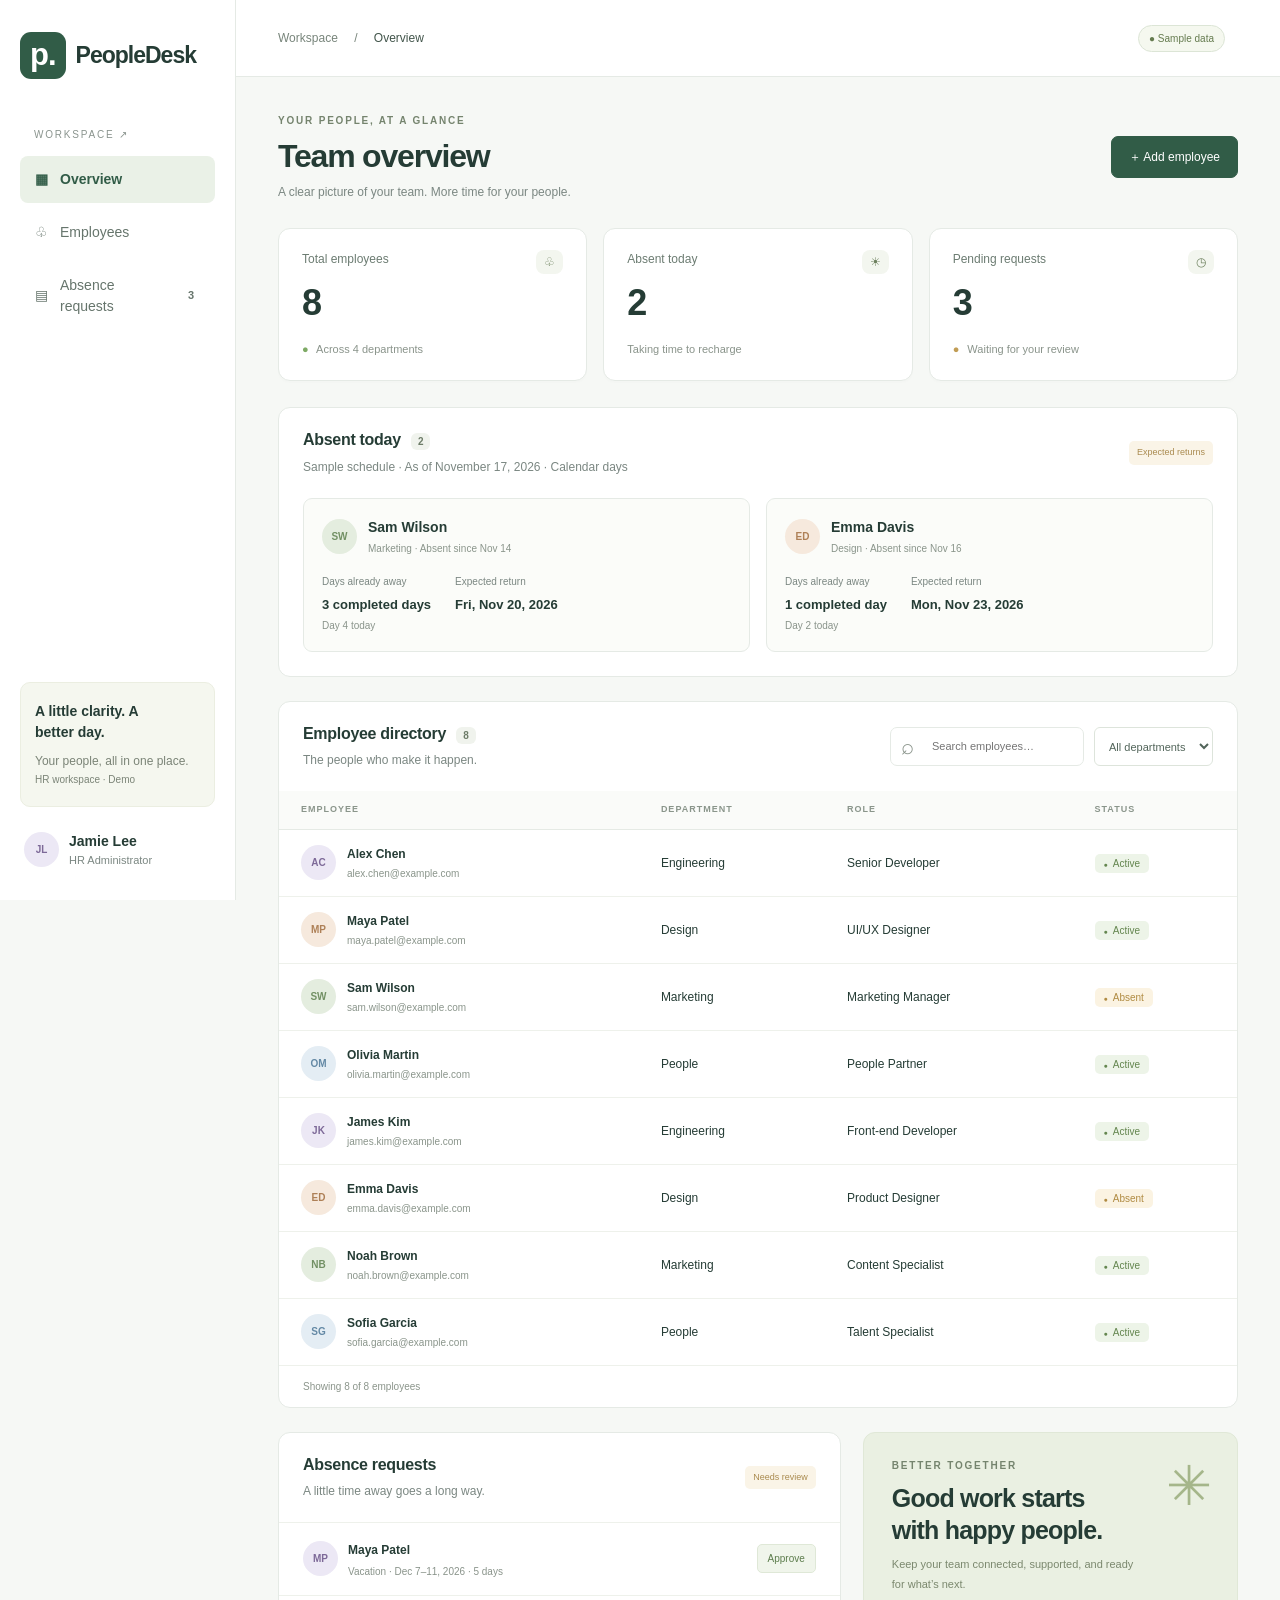
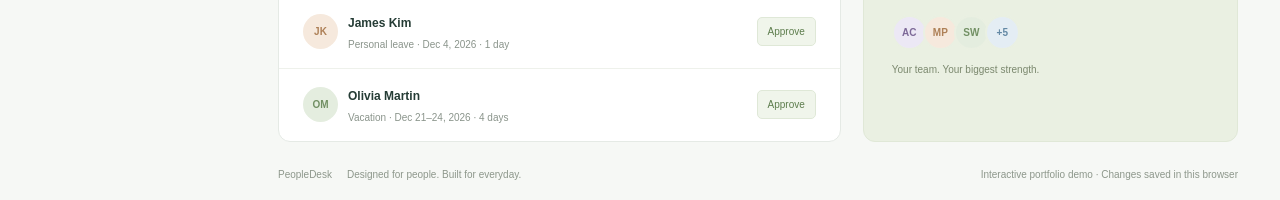
<file: index.html>
<!doctype html><html lang="en"><head><meta charset="utf-8"><meta name="viewport" content="width=device-width,initial-scale=1"><title>PeopleDesk | Team overview</title><meta name="description" content="A responsive HR dashboard demo with employee search and leave requests."><link href="https://cdn.jsdelivr.net/npm/bootstrap@5.3.3/dist/css/bootstrap.min.css" rel="stylesheet"><link href="style.css?v=20261117-absence" rel="stylesheet"></head><body><aside><a class="brand" href="index.html"><span class="brand-icon">p.</span> PeopleDesk</a><a class="workspace" href="workspace.html">WORKSPACE ↗</a><nav aria-label="Main navigation"><a href="index.html" class="nav-link" data-page-link="dashboard">▦ <span>Overview</span></a><a href="index.html?view=employees" class="nav-link" data-page-link="employees">♧ <span>Employees</span></a><a href="leave.html" class="nav-link" data-page-link="leave">▤ <span>Absence requests</span><b id="nav-count">3</b></a></nav><div class="sidebar-bottom"><div class="help-card"><strong>A little clarity. A better day.</strong><p>Your people, all in one place.</p><span>HR workspace · Demo</span></div><div class="profile"><span class="avatar purple">JL</span><div><strong>Jamie Lee</strong><small>HR Administrator</small></div></div></div></aside><div class="app"><header><div><a href="workspace.html">Workspace</a> <span>/</span> <strong id="crumb">Overview</strong></div><span class="demo-label">● Sample data</span></header><main><div class="page-top"><div><div class="eyebrow">YOUR PEOPLE, AT A GLANCE</div><h1 id="page-title">Team overview</h1><p id="subtitle">A clear picture of your team. More time for your people.</p></div><button class="btn btn-dark" id="add">＋ Add employee</button></div><section class="row g-3 metrics" aria-label="Team summary"><div class="col-12 col-sm-4"><article class="metric"><span>Total employees <i>♧</i></span><strong id="total">8</strong><small><b>●</b> Across 4 departments</small></article></div><div class="col-12 col-sm-4"><article class="metric"><span>Absent today <i>☀</i></span><strong id="onleave">2</strong><small>Taking time to recharge</small></article></div><div class="col-12 col-sm-4"><article class="metric"><span>Pending requests <i>◷</i></span><strong id="pending">3</strong><small><b class="amber">●</b> Waiting for your review</small></article></div></section><section class="panel absence-panel" id="absence-today"><div class="panel-top"><div><h2>Absent today <span>2</span></h2><p>Sample schedule · As of November 17, 2026 · Calendar days</p></div><span class="tag">Expected returns</span></div><div class="row g-3 absence-cards"><div class="col-12 col-md-6"><article class="absence-card"><div class="person"><span class="avatar green">SW</span><div><strong>Sam Wilson</strong><small>Marketing · Absent since Nov 14</small></div></div><dl><div><dt>Days already away</dt><dd>3 completed days <small>Day 4 today</small></dd></div><div><dt>Expected return</dt><dd>Fri, Nov 20, 2026</dd></div></dl></article></div><div class="col-12 col-md-6"><article class="absence-card"><div class="person"><span class="avatar peach">ED</span><div><strong>Emma Davis</strong><small>Design · Absent since Nov 16</small></div></div><dl><div><dt>Days already away</dt><dd>1 completed day <small>Day 2 today</small></dd></div><div><dt>Expected return</dt><dd>Mon, Nov 23, 2026</dd></div></dl></article></div></div></section><section id="employee-section" class="panel"><div class="panel-top"><div><h2>Employee directory <span id="directory-count">8</span></h2><p>The people who make it happen.</p></div><div class="filters"><label class="search"><span>⌕</span><input id="search" placeholder="Search employees…" aria-label="Search employees"></label><select id="department" aria-label="Filter by department"><option value="">All departments</option><option>Engineering</option><option>Design</option><option>Marketing</option><option>People</option></select></div></div><div class="table-responsive"><table class="table align-middle"><thead><tr><th>EMPLOYEE</th><th>DEPARTMENT</th><th>ROLE</th><th>STATUS</th></tr></thead><tbody id="employees"></tbody></table></div><div class="panel-foot" id="results"></div></section><section class="bottom-grid"><div id="leave-section" class="panel"><div class="panel-top"><div><h2>Absence requests</h2><p>A little time away goes a long way.</p></div><span class="tag">Needs review</span></div><div id="requests"></div></div><div class="note-card" id="team-note"><span class="note-icon">✳</span><div class="eyebrow">BETTER TOGETHER</div><h2>Good work starts<br>with happy people.</h2><p>Keep your team connected, supported, and ready for what’s next.</p><div class="overlap"><span class="avatar purple">AC</span><span class="avatar peach">MP</span><span class="avatar green">SW</span><span class="avatar blue">+5</span></div><small>Your team. Your biggest strength.</small></div></section><section id="workspace-section" class="panel" hidden><div class="panel-top"><div><h2>Your workspace</h2><p>A shared home for your people and everyday HR tasks.</p></div><span class="tag">Demo organization</span></div><div class="workspace-content"><h2>Departments</h2><p>Explore how your team is organized.</p><div id="department-cards" class="row g-3 mt-2"></div><hr><h2>Quick links</h2><div class="quick-links"><a href="index.html?view=employees">Employee directory →</a><a href="leave.html">Review absence requests →</a><a href="index.html">Team overview →</a></div><hr><h2>Workspace information</h2><p><strong>Organization:</strong> PeopleDesk Demo Team</p><p><strong>Administrator:</strong> Jamie Lee · HR Administrator</p><p><strong>Data:</strong> Sample employees and requests. Edits are stored only in this browser.</p></div></section><footer>PeopleDesk <span>Designed for people. Built for everyday.</span><span>Interactive portfolio demo · Changes saved in this browser</span></footer></main></div><dialog id="employee-dialog"><form id="employee-form"><div class="dialog-top"><h2>Add employee</h2><button type="button" id="close" aria-label="Close">×</button></div><p>Welcome someone new to the team.</p><label>Full name<input name="name" required maxlength="70"></label><label>Email<input name="email" type="email" required></label><label>Department<select name="dept"><option>Engineering</option><option>Design</option><option>Marketing</option><option>People</option></select></label><label>Role<input name="role" required maxlength="70"></label><button class="btn btn-dark w-100" type="submit">Add employee</button></form></dialog><div id="toast" role="status"></div><script src="app.js?v=20261117-absence"></script></body></html>
</file>
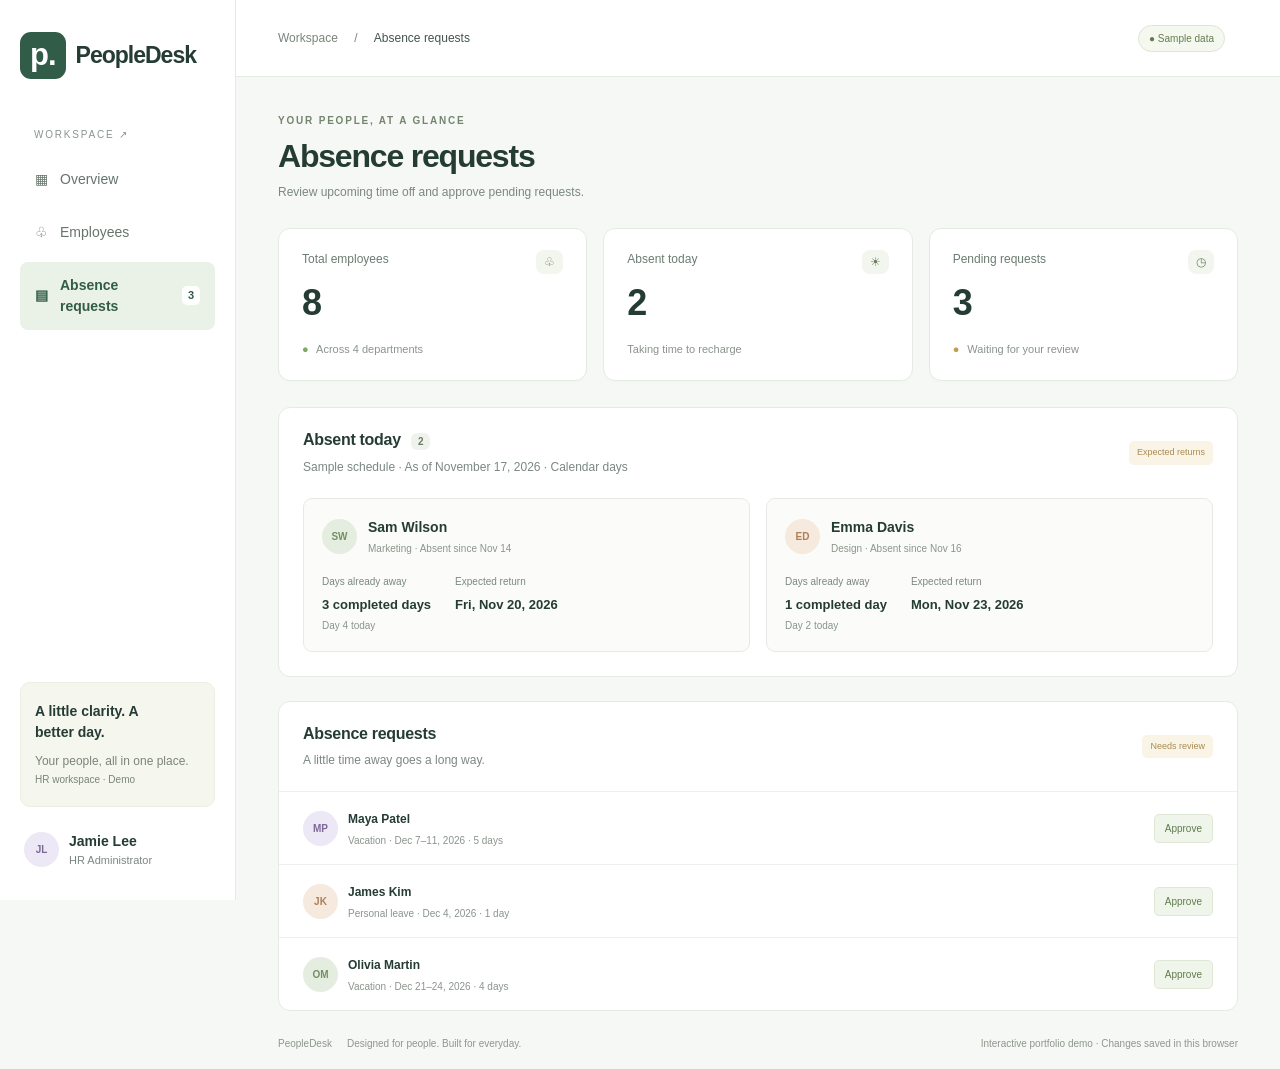
<file: leave.html>
<!doctype html><html lang="en"><head><meta charset="utf-8"><meta name="viewport" content="width=device-width,initial-scale=1"><title>PeopleDesk | Absence requests</title><meta name="description" content="A responsive HR dashboard demo with employee search and leave requests."><link href="https://cdn.jsdelivr.net/npm/bootstrap@5.3.3/dist/css/bootstrap.min.css" rel="stylesheet"><link href="style.css?v=20261117-absence" rel="stylesheet"></head><body data-page="leave"><aside><a class="brand" href="index.html"><span class="brand-icon">p.</span> PeopleDesk</a><a class="workspace" href="workspace.html">WORKSPACE ↗</a><nav aria-label="Main navigation"><a href="index.html" class="nav-link" data-page-link="dashboard">▦ <span>Overview</span></a><a href="index.html?view=employees" class="nav-link" data-page-link="employees">♧ <span>Employees</span></a><a href="leave.html" class="nav-link" data-page-link="leave">▤ <span>Absence requests</span><b id="nav-count">3</b></a></nav><div class="sidebar-bottom"><div class="help-card"><strong>A little clarity. A better day.</strong><p>Your people, all in one place.</p><span>HR workspace · Demo</span></div><div class="profile"><span class="avatar purple">JL</span><div><strong>Jamie Lee</strong><small>HR Administrator</small></div></div></div></aside><div class="app"><header><div><a href="workspace.html">Workspace</a> <span>/</span> <strong id="crumb">Overview</strong></div><span class="demo-label">● Sample data</span></header><main><div class="page-top"><div><div class="eyebrow">YOUR PEOPLE, AT A GLANCE</div><h1 id="page-title">Team overview</h1><p id="subtitle">A clear picture of your team. More time for your people.</p></div><button class="btn btn-dark" id="add">＋ Add employee</button></div><section class="row g-3 metrics" aria-label="Team summary"><div class="col-12 col-sm-4"><article class="metric"><span>Total employees <i>♧</i></span><strong id="total">8</strong><small><b>●</b> Across 4 departments</small></article></div><div class="col-12 col-sm-4"><article class="metric"><span>Absent today <i>☀</i></span><strong id="onleave">2</strong><small>Taking time to recharge</small></article></div><div class="col-12 col-sm-4"><article class="metric"><span>Pending requests <i>◷</i></span><strong id="pending">3</strong><small><b class="amber">●</b> Waiting for your review</small></article></div></section><section class="panel absence-panel" id="absence-today"><div class="panel-top"><div><h2>Absent today <span>2</span></h2><p>Sample schedule · As of November 17, 2026 · Calendar days</p></div><span class="tag">Expected returns</span></div><div class="row g-3 absence-cards"><div class="col-12 col-md-6"><article class="absence-card"><div class="person"><span class="avatar green">SW</span><div><strong>Sam Wilson</strong><small>Marketing · Absent since Nov 14</small></div></div><dl><div><dt>Days already away</dt><dd>3 completed days <small>Day 4 today</small></dd></div><div><dt>Expected return</dt><dd>Fri, Nov 20, 2026</dd></div></dl></article></div><div class="col-12 col-md-6"><article class="absence-card"><div class="person"><span class="avatar peach">ED</span><div><strong>Emma Davis</strong><small>Design · Absent since Nov 16</small></div></div><dl><div><dt>Days already away</dt><dd>1 completed day <small>Day 2 today</small></dd></div><div><dt>Expected return</dt><dd>Mon, Nov 23, 2026</dd></div></dl></article></div></div></section><section id="employee-section" class="panel"><div class="panel-top"><div><h2>Employee directory <span id="directory-count">8</span></h2><p>The people who make it happen.</p></div><div class="filters"><label class="search"><span>⌕</span><input id="search" placeholder="Search employees…" aria-label="Search employees"></label><select id="department" aria-label="Filter by department"><option value="">All departments</option><option>Engineering</option><option>Design</option><option>Marketing</option><option>People</option></select></div></div><div class="table-responsive"><table class="table align-middle"><thead><tr><th>EMPLOYEE</th><th>DEPARTMENT</th><th>ROLE</th><th>STATUS</th></tr></thead><tbody id="employees"></tbody></table></div><div class="panel-foot" id="results"></div></section><section class="bottom-grid"><div id="leave-section" class="panel"><div class="panel-top"><div><h2>Absence requests</h2><p>A little time away goes a long way.</p></div><span class="tag">Needs review</span></div><div id="requests"></div></div><div class="note-card" id="team-note"><span class="note-icon">✳</span><div class="eyebrow">BETTER TOGETHER</div><h2>Good work starts<br>with happy people.</h2><p>Keep your team connected, supported, and ready for what’s next.</p><div class="overlap"><span class="avatar purple">AC</span><span class="avatar peach">MP</span><span class="avatar green">SW</span><span class="avatar blue">+5</span></div><small>Your team. Your biggest strength.</small></div></section><section id="workspace-section" class="panel" hidden><div class="panel-top"><div><h2>Your workspace</h2><p>A shared home for your people and everyday HR tasks.</p></div><span class="tag">Demo organization</span></div><div class="workspace-content"><h2>Departments</h2><p>Explore how your team is organized.</p><div id="department-cards" class="row g-3 mt-2"></div><hr><h2>Quick links</h2><div class="quick-links"><a href="index.html?view=employees">Employee directory →</a><a href="leave.html">Review absence requests →</a><a href="index.html">Team overview →</a></div><hr><h2>Workspace information</h2><p><strong>Organization:</strong> PeopleDesk Demo Team</p><p><strong>Administrator:</strong> Jamie Lee · HR Administrator</p><p><strong>Data:</strong> Sample employees and requests. Edits are stored only in this browser.</p></div></section><footer>PeopleDesk <span>Designed for people. Built for everyday.</span><span>Interactive portfolio demo · Changes saved in this browser</span></footer></main></div><dialog id="employee-dialog"><form id="employee-form"><div class="dialog-top"><h2>Add employee</h2><button type="button" id="close" aria-label="Close">×</button></div><p>Welcome someone new to the team.</p><label>Full name<input name="name" required maxlength="70"></label><label>Email<input name="email" type="email" required></label><label>Department<select name="dept"><option>Engineering</option><option>Design</option><option>Marketing</option><option>People</option></select></label><label>Role<input name="role" required maxlength="70"></label><button class="btn btn-dark w-100" type="submit">Add employee</button></form></dialog><div id="toast" role="status"></div><script src="app.js?v=20261117-absence"></script></body></html>
</file>
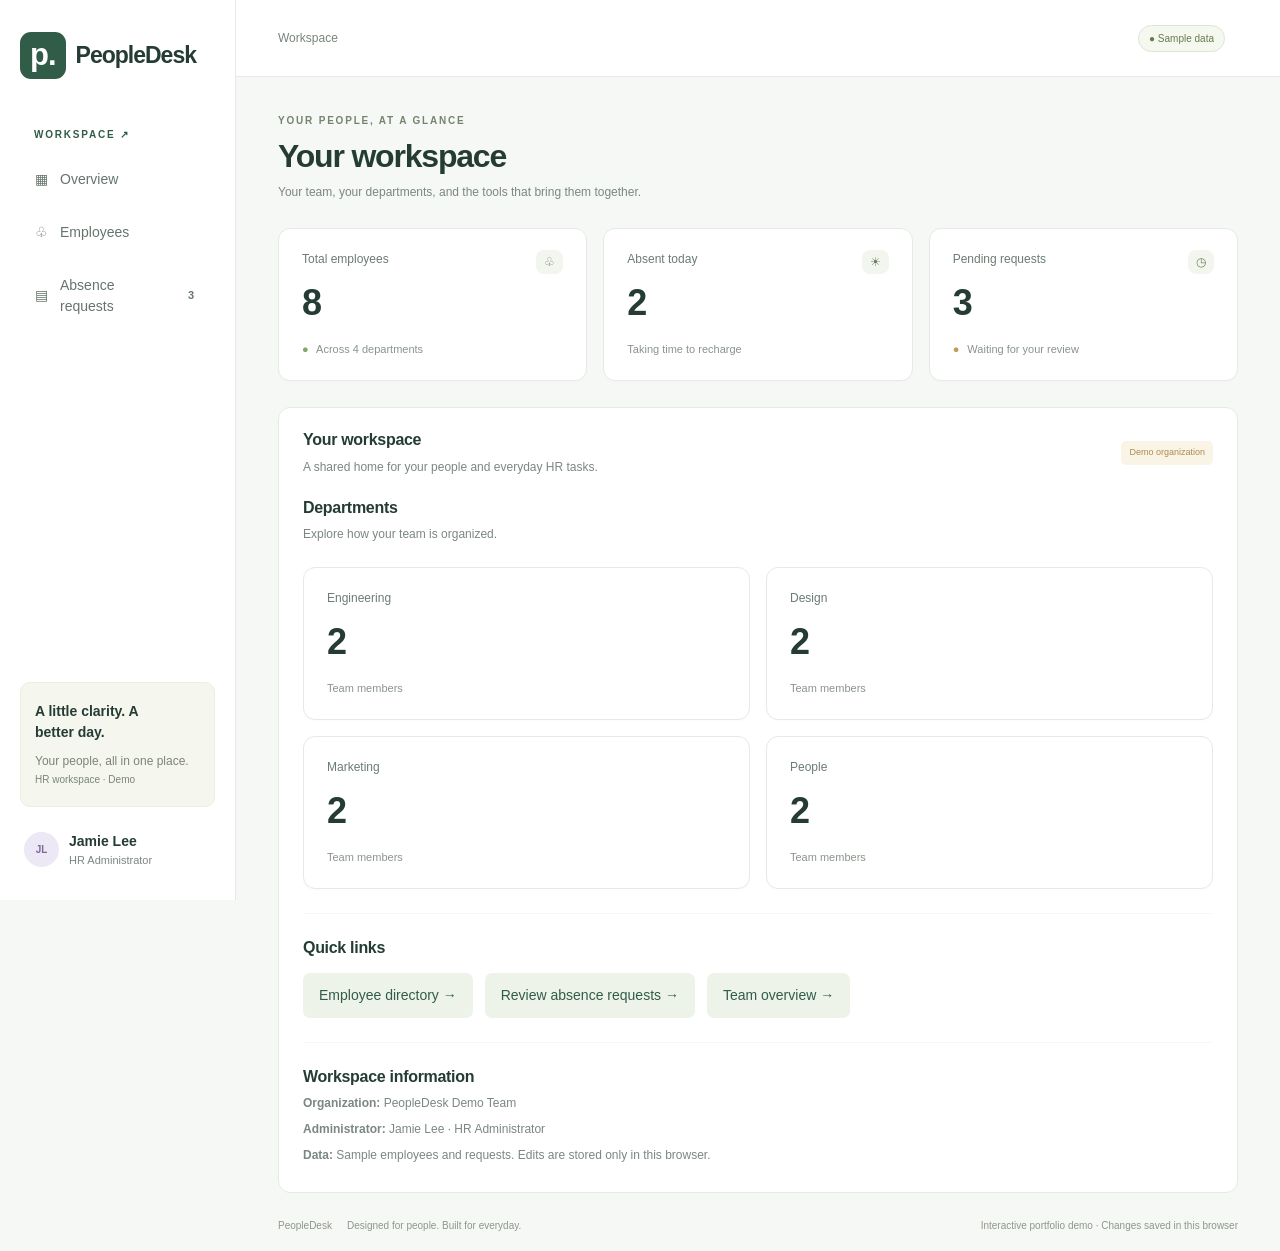
<file: workspace.html>
<!doctype html><html lang="en"><head><meta charset="utf-8"><meta name="viewport" content="width=device-width,initial-scale=1"><title>PeopleDesk | Workspace</title><meta name="description" content="A responsive HR dashboard demo with employee search and leave requests."><link href="https://cdn.jsdelivr.net/npm/bootstrap@5.3.3/dist/css/bootstrap.min.css" rel="stylesheet"><link href="style.css?v=20261117-absence" rel="stylesheet"></head><body data-page="workspace"><aside><a class="brand" href="index.html"><span class="brand-icon">p.</span> PeopleDesk</a><a class="workspace" href="workspace.html">WORKSPACE ↗</a><nav aria-label="Main navigation"><a href="index.html" class="nav-link" data-page-link="dashboard">▦ <span>Overview</span></a><a href="index.html?view=employees" class="nav-link" data-page-link="employees">♧ <span>Employees</span></a><a href="leave.html" class="nav-link" data-page-link="leave">▤ <span>Absence requests</span><b id="nav-count">3</b></a></nav><div class="sidebar-bottom"><div class="help-card"><strong>A little clarity. A better day.</strong><p>Your people, all in one place.</p><span>HR workspace · Demo</span></div><div class="profile"><span class="avatar purple">JL</span><div><strong>Jamie Lee</strong><small>HR Administrator</small></div></div></div></aside><div class="app"><header><div><a href="workspace.html" aria-current="page">Workspace</a><strong id="crumb" hidden></strong></div><span class="demo-label">● Sample data</span></header><main><div class="page-top"><div><div class="eyebrow">YOUR PEOPLE, AT A GLANCE</div><h1 id="page-title">Team overview</h1><p id="subtitle">A clear picture of your team. More time for your people.</p></div><button class="btn btn-dark" id="add">＋ Add employee</button></div><section class="row g-3 metrics" aria-label="Team summary"><div class="col-12 col-sm-4"><article class="metric"><span>Total employees <i>♧</i></span><strong id="total">8</strong><small><b>●</b> Across 4 departments</small></article></div><div class="col-12 col-sm-4"><article class="metric"><span>Absent today <i>☀</i></span><strong id="onleave">2</strong><small>Taking time to recharge</small></article></div><div class="col-12 col-sm-4"><article class="metric"><span>Pending requests <i>◷</i></span><strong id="pending">3</strong><small><b class="amber">●</b> Waiting for your review</small></article></div></section><section id="employee-section" class="panel"><div class="panel-top"><div><h2>Employee directory <span id="directory-count">8</span></h2><p>The people who make it happen.</p></div><div class="filters"><label class="search"><span>⌕</span><input id="search" placeholder="Search employees…" aria-label="Search employees"></label><select id="department" aria-label="Filter by department"><option value="">All departments</option><option>Engineering</option><option>Design</option><option>Marketing</option><option>People</option></select></div></div><div class="table-responsive"><table class="table align-middle"><thead><tr><th>EMPLOYEE</th><th>DEPARTMENT</th><th>ROLE</th><th>STATUS</th></tr></thead><tbody id="employees"></tbody></table></div><div class="panel-foot" id="results"></div></section><section class="bottom-grid"><div id="leave-section" class="panel"><div class="panel-top"><div><h2>Absence requests</h2><p>A little time away goes a long way.</p></div><span class="tag">Needs review</span></div><div id="requests"></div></div><div class="note-card" id="team-note"><span class="note-icon">✳</span><div class="eyebrow">BETTER TOGETHER</div><h2>Good work starts<br>with happy people.</h2><p>Keep your team connected, supported, and ready for what’s next.</p><div class="overlap"><span class="avatar purple">AC</span><span class="avatar peach">MP</span><span class="avatar green">SW</span><span class="avatar blue">+5</span></div><small>Your team. Your biggest strength.</small></div></section><section id="workspace-section" class="panel" hidden><div class="panel-top"><div><h2>Your workspace</h2><p>A shared home for your people and everyday HR tasks.</p></div><span class="tag">Demo organization</span></div><div class="workspace-content"><h2>Departments</h2><p>Explore how your team is organized.</p><div id="department-cards" class="row g-3 mt-2"></div><hr><h2>Quick links</h2><div class="quick-links"><a href="index.html?view=employees">Employee directory →</a><a href="leave.html">Review absence requests →</a><a href="index.html">Team overview →</a></div><hr><h2>Workspace information</h2><p><strong>Organization:</strong> PeopleDesk Demo Team</p><p><strong>Administrator:</strong> Jamie Lee · HR Administrator</p><p><strong>Data:</strong> Sample employees and requests. Edits are stored only in this browser.</p></div></section><footer>PeopleDesk <span>Designed for people. Built for everyday.</span><span>Interactive portfolio demo · Changes saved in this browser</span></footer></main></div><dialog id="employee-dialog"><form id="employee-form"><div class="dialog-top"><h2>Add employee</h2><button type="button" id="close" aria-label="Close">×</button></div><p>Welcome someone new to the team.</p><label>Full name<input name="name" required maxlength="70"></label><label>Email<input name="email" type="email" required></label><label>Department<select name="dept"><option>Engineering</option><option>Design</option><option>Marketing</option><option>People</option></select></label><label>Role<input name="role" required maxlength="70"></label><button class="btn btn-dark w-100" type="submit">Add employee</button></form></dialog><div id="toast" role="status"></div><script src="app.js?v=20261117-absence"></script></body></html>
</file>
<file: style.css>
:root{--ink:#253c35;--muted:#7b8782;--line:#e5eae5;--green:#315c47}*{box-sizing:border-box}body{margin:0;background:#f6f8f5;color:var(--ink);font-family:Inter,-apple-system,BlinkMacSystemFont,'Segoe UI',sans-serif;font-size:14px}aside{position:fixed;inset:0 auto 0 0;width:236px;background:#fff;border-right:1px solid var(--line);padding:32px 20px;display:flex;flex-direction:column}.brand{display:flex;align-items:center;gap:10px;color:var(--ink);font-size:23px;font-weight:750;text-decoration:none;letter-spacing:-1px}.brand-icon{background:#315c47;color:#fff;border-radius:11px;padding:0 10px;font-size:31px}.workspace{font-size:10px;letter-spacing:1.8px;color:#8a948e;margin:48px 14px 14px}nav button{border:0;background:none;width:100%;text-align:left;padding:13px 15px;border-radius:8px;display:flex;align-items:center;gap:12px;color:#66756c;margin-bottom:6px}nav button.active{background:#eaf1e7;color:#315c47;font-weight:650}nav b{margin-left:auto;font-size:11px;background:#fff;padding:1px 6px;border-radius:5px}.sidebar-bottom{margin-top:auto}.help-card{background:#f5f7ef;border:1px solid #ebeee1;padding:18px 14px;border-radius:10px;font-size:12px}.help-card strong{display:block;max-width:130px;font-size:14px}.help-card p{margin-top:9px;color:#7b8477}.help-card span{font-size:10px;color:#7b8477}.profile{display:flex;gap:10px;align-items:center;padding:24px 4px 0}.profile small{display:block;font-size:11px;color:var(--muted)}.app{margin-left:236px}header{height:77px;background:#fff;border-bottom:1px solid var(--line);display:flex;align-items:center;justify-content:space-between;padding:0 42px;font-size:12px;color:#78857b}header span{margin:0 13px}header strong{color:#42554b;font-weight:500}.demo-label{border:1px solid #dce5d6;background:#f5f8ef;padding:5px 10px;border-radius:20px;font-size:10px;color:#657b4f}main{max-width:1440px;margin:auto;padding:36px 42px 18px}.page-top{display:flex;justify-content:space-between;align-items:center;margin-bottom:27px}.eyebrow{font-size:10px;letter-spacing:1.8px;font-weight:650;color:#75846e;margin-bottom:9px}h1{font-size:32px;letter-spacing:-1.2px;font-weight:650}p{color:var(--muted);font-size:12px;margin:8px 0 0}.btn-dark{background:#315c47;border-color:#315c47;font-size:12px;padding:11px 17px;border-radius:7px}.metric{background:#fff;border:1px solid var(--line);border-radius:12px;padding:21px 23px;box-shadow:0 2px 2px #263e3103}.metric>span{display:block;color:#6c7c72;font-size:12px}.metric i{float:right;font-style:normal;background:#f3f6ef;border-radius:8px;padding:3px 8px;color:#6d805e}.metric strong{font-size:36px;display:block;font-weight:600;letter-spacing:-1px;margin:8px 0}.metric small{color:#8a948b;font-size:11px}.metric small b{color:#7eaa65;margin-right:5px}.metric small b.amber{color:#c19d55}.metrics{margin-bottom:26px}.panel{background:#fff;border:1px solid var(--line);border-radius:12px;overflow:hidden}.panel-top{display:flex;align-items:center;justify-content:space-between;padding:22px 24px;gap:15px}h2{font-size:16px;font-weight:650;margin:0;letter-spacing:-.3px}h2 span{font-size:10px;background:#f0f3ed;color:#6d7c68;padding:3px 7px;border-radius:6px;margin-left:6px}.filters{display:flex;gap:10px}.search{display:flex;align-items:center;border:1px solid var(--line);border-radius:7px;padding:0 10px;gap:8px}.search span{font-size:22px;color:#8a948b}input,select{font:inherit;color:#52655a;border:1px solid #dde4db;border-radius:6px;padding:10px;background:#fff;font-size:11px}.search input{border:0;width:151px;outline:none}input:focus-visible,select:focus-visible,button:focus-visible,a:focus-visible{outline:2px solid #6d9464;outline-offset:3px}.table{margin:0;--bs-table-color:var(--ink)}.table thead th{background:#fafbf9;color:#8a958b;font-size:9px;font-weight:600;letter-spacing:1px;padding:12px 22px;border-color:var(--line)}.table td{padding:15px 22px;border-color:#eef1eb;font-size:12px}.person{display:flex;align-items:center;gap:11px;min-width:180px}.person strong{font-weight:550}.person small{display:block;font-size:10px;color:#8a958b;margin-top:3px}.avatar{display:inline-flex;flex-shrink:0;width:35px;height:35px;border-radius:50%;align-items:center;justify-content:center;font-size:10px;font-weight:650}.purple{background:#ece8f5;color:#7d6998}.peach{background:#f6e9dd;color:#ae8057}.green{background:#e4eddf;color:#729064}.blue{background:#e4edf4;color:#6489a5}.status{font-size:10px;padding:4px 9px;border-radius:5px;background:#edf4e8;color:#64864f;white-space:nowrap}.status.leave{background:#fbf3e2;color:#b08b42}.status:before{content:'●';font-size:7px;margin-right:5px}.panel-foot{padding:13px 24px;color:#8b958b;font-size:10px}.bottom-grid{display:grid;grid-template-columns:1.5fr 1fr;gap:22px;margin-top:24px}.tag{font-size:9px;background:#faf4e7;color:#aa8b50;padding:5px 8px;border-radius:5px;white-space:nowrap}.request{display:flex;align-items:center;gap:10px;padding:16px 24px;border-top:1px solid #eef1eb}.request-info{flex:1}.request strong{font-size:12px;font-weight:550}.request small{display:block;color:#8a948b;font-size:10px;margin-top:4px}.approve{background:#f0f5eb;border:1px solid #dfe8d7;color:#5d7d4d;font-size:10px;padding:6px 10px;border-radius:5px}.note-card{background:#eaf0e2;border:1px solid #e0e8d7;border-radius:12px;padding:25px 28px;position:relative}.note-card h2{font-size:25px;line-height:1.3;letter-spacing:-.8px}.note-card p{max-width:255px;font-size:11px;line-height:1.8;color:#7b886e}.note-icon{position:absolute;right:25px;top:12px;font-size:55px;color:#a5b68a}.overlap{margin:21px 0 8px;padding-left:4px}.overlap .avatar{border:2px solid #eaf0e2;margin-left:-4px}.note-card>small{color:#7b886e;font-size:10px}footer{display:flex;gap:15px;flex-wrap:wrap;font-size:10px;color:#8d978b;margin-top:25px}footer>span:last-child{margin-left:auto}dialog{border:1px solid var(--line);border-radius:14px;padding:28px;width:min(430px,92vw);color:var(--ink)}dialog::backdrop{background:#20352c70}.dialog-top{display:flex;justify-content:space-between;align-items:center}.dialog-top button{border:0;background:none;font-size:24px}dialog label{display:block;font-size:12px;margin:16px 0}dialog input,dialog select{width:100%;display:block;margin-top:5px;font-size:14px}#toast{position:fixed;bottom:25px;left:50%;transform:translateX(-50%);background:#315c47;color:white;padding:12px 22px;border-radius:8px;display:none;z-index:4}@media(min-width:1400px){main{padding-top:45px}.table td{padding-top:19px;padding-bottom:19px}}@media(max-width:1100px){aside{width:200px}.app{margin-left:200px}main{padding:28px 24px}.panel-top{align-items:flex-start;flex-direction:column}.bottom-grid{grid-template-columns:1fr 1fr}.request{padding:16px}.filters{width:100%}.search{flex:1}.search input{width:100%}}@media(max-width:720px){aside{position:static;width:100%;padding:16px;border-right:0;border-bottom:1px solid var(--line)}.brand{font-size:21px}.brand-icon{font-size:25px}.workspace,.sidebar-bottom{display:none}nav{display:flex;margin-top:16px;gap:6px}nav button{font-size:11px;padding:10px;gap:6px;margin:0}nav b{display:none}.app{margin:0}header{height:49px;padding:0 20px}main{padding:25px 16px}.page-top{align-items:flex-start;gap:10px}h1{font-size:28px}.page-top p{max-width:200px}.page-top .btn{white-space:nowrap;padding:9px;font-size:10px}.metric{padding:15px 20px}.metric strong{font-size:30px}.bottom-grid{grid-template-columns:1fr}.filters{flex-direction:column}.panel-top{padding:20px}.table td,.table th{padding-left:18px!important;padding-right:18px!important}footer>span:last-child{margin:0}.note-card{min-height:260px}}

nav .nav-link{width:100%;text-align:left;padding:13px 15px;border-radius:8px;display:flex;align-items:center;gap:12px;color:#66756c;margin-bottom:6px;text-decoration:none}nav .nav-link.active{background:#eaf1e7;color:#315c47;font-weight:650}nav .nav-link:hover{background:#f2f5ee}.workspace{text-decoration:none;display:block}.workspace:hover,header a:hover{text-decoration:underline}header a{color:inherit;text-decoration:none}.workspace-content{padding:0 24px 28px}.workspace-content hr{border-color:#dbe3d6;margin:24px 0}.quick-links{display:flex;flex-wrap:wrap;gap:12px;margin-top:16px}.quick-links a{color:#315c47;background:#edf3e8;padding:12px 16px;border-radius:7px;text-decoration:none}a.workspace[aria-current=page]{color:#315c47;font-weight:700}[hidden]{display:none!important}@media(max-width:720px){nav .nav-link{font-size:11px;padding:10px;gap:6px;margin:0}.workspace{display:block;margin:16px 4px 0}}

body[data-page="workspace"] header #crumb,body[data-page="workspace"] header>div>span{display:none!important}
.absence-panel{margin-bottom:24px}.absence-cards{padding:0 24px 24px}.absence-card{height:100%;border:1px solid #e5eae5;border-radius:9px;padding:18px;background:#fbfcf9}.absence-card dl{margin:18px 0 0;display:flex;gap:24px;flex-wrap:wrap}.absence-card dt{font-size:10px;color:#7b8782;font-weight:500;margin-bottom:6px}.absence-card dd{font-size:13px;font-weight:600;margin:0}.absence-card dd small{display:block;font-size:10px;color:#8a948b;font-weight:400;margin-top:4px}
</file>
